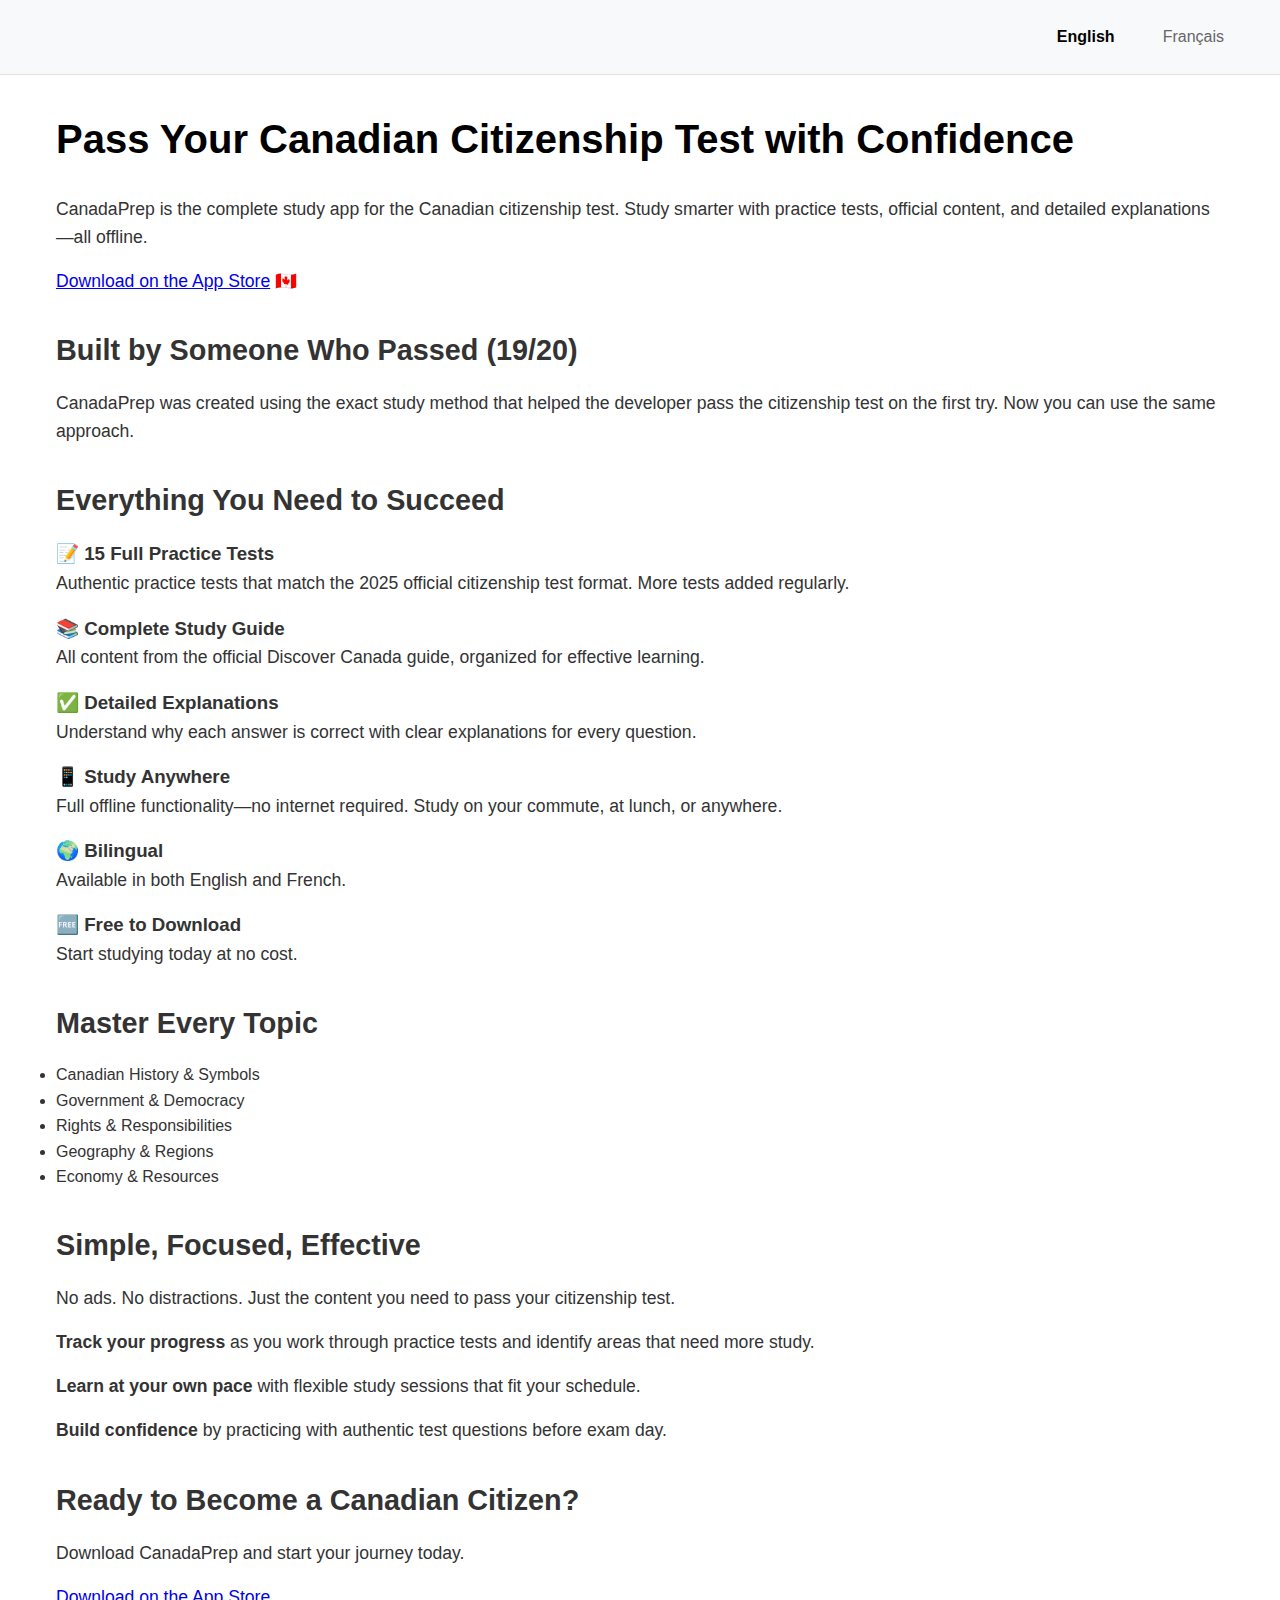
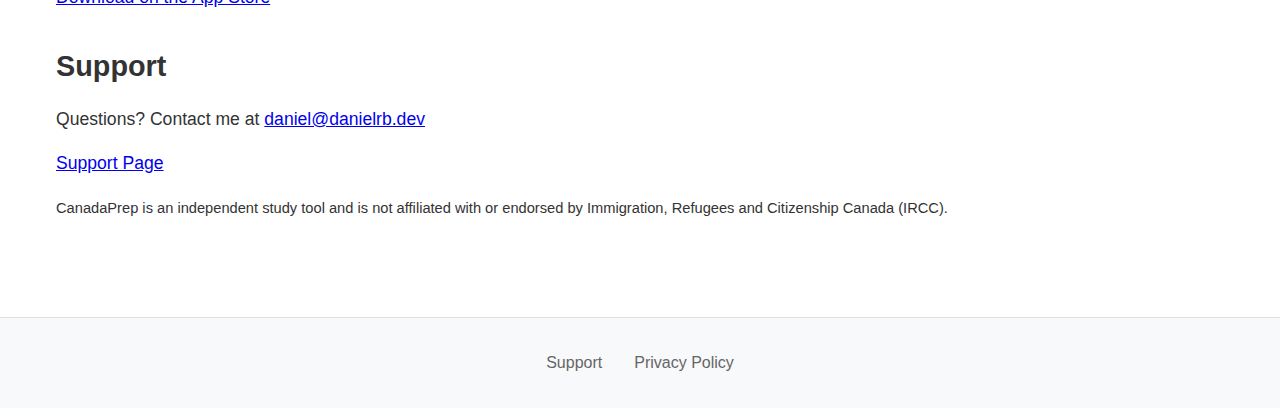
<file: index.html>
<!DOCTYPE html>
<html lang="en">
<head>
    <meta charset="UTF-8">
    <meta name="viewport" content="width=device-width, initial-scale=1.0">
    <title>CanadaPrep</title>
    <link rel="stylesheet" href="styles.css">
</head>
<body>
    <header>
        <nav class="language-nav">
            <a href="index.html" class="active">English</a>
            <a href="fr/index.html">Français</a>
        </nav>
    </header>

    <main>
        <h1>Pass Your Canadian Citizenship Test with Confidence</h1>
        <p>CanadaPrep is the complete study app for the Canadian citizenship test. Study smarter with practice tests, official content, and detailed explanations—all offline.</p>
        <p><a href="#">Download on the App Store</a> 🇨🇦</p>

        <h2>Built by Someone Who Passed (19/20)</h2>
        <p>CanadaPrep was created using the exact study method that helped the developer pass the citizenship test on the first try. Now you can use the same approach.</p>

        <h2>Everything You Need to Succeed</h2>

        <h3>📝 15 Full Practice Tests</h3>
        <p>Authentic practice tests that match the 2025 official citizenship test format. More tests added regularly.</p>

        <h3>📚 Complete Study Guide</h3>
        <p>All content from the official Discover Canada guide, organized for effective learning.</p>

        <h3>✅ Detailed Explanations</h3>
        <p>Understand why each answer is correct with clear explanations for every question.</p>

        <h3>📱 Study Anywhere</h3>
        <p>Full offline functionality—no internet required. Study on your commute, at lunch, or anywhere.</p>

        <h3>🌍 Bilingual</h3>
        <p>Available in both English and French.</p>

        <h3>🆓 Free to Download</h3>
        <p>Start studying today at no cost.</p>

        <h2>Master Every Topic</h2>
        <ul>
            <li>Canadian History & Symbols</li>
            <li>Government & Democracy</li>
            <li>Rights & Responsibilities</li>
            <li>Geography & Regions</li>
            <li>Economy & Resources</li>
        </ul>

        <h2>Simple, Focused, Effective</h2>
        <p>No ads. No distractions. Just the content you need to pass your citizenship test.</p>
        <p><strong>Track your progress</strong> as you work through practice tests and identify areas that need more study.</p>
        <p><strong>Learn at your own pace</strong> with flexible study sessions that fit your schedule.</p>
        <p><strong>Build confidence</strong> by practicing with authentic test questions before exam day.</p>

        <h2>Ready to Become a Canadian Citizen?</h2>
        <p>Download CanadaPrep and start your journey today.</p>
        <p><a href="#">Download on the App Store</a></p>

        <h2>Support</h2>
        <p>Questions? Contact me at <a href="mailto:daniel@danielrb.dev">daniel@danielrb.dev</a></p>
        <p><a href="support.html">Support Page</a></p>

        <p><small>CanadaPrep is an independent study tool and is not affiliated with or endorsed by Immigration, Refugees and Citizenship Canada (IRCC).</small></p>
    </main>

    <footer>
        <nav>
            <a href="support.html">Support</a>
            <a href="privacy.html">Privacy Policy</a>
        </nav>
    </footer>
</body>
</html>
</file>
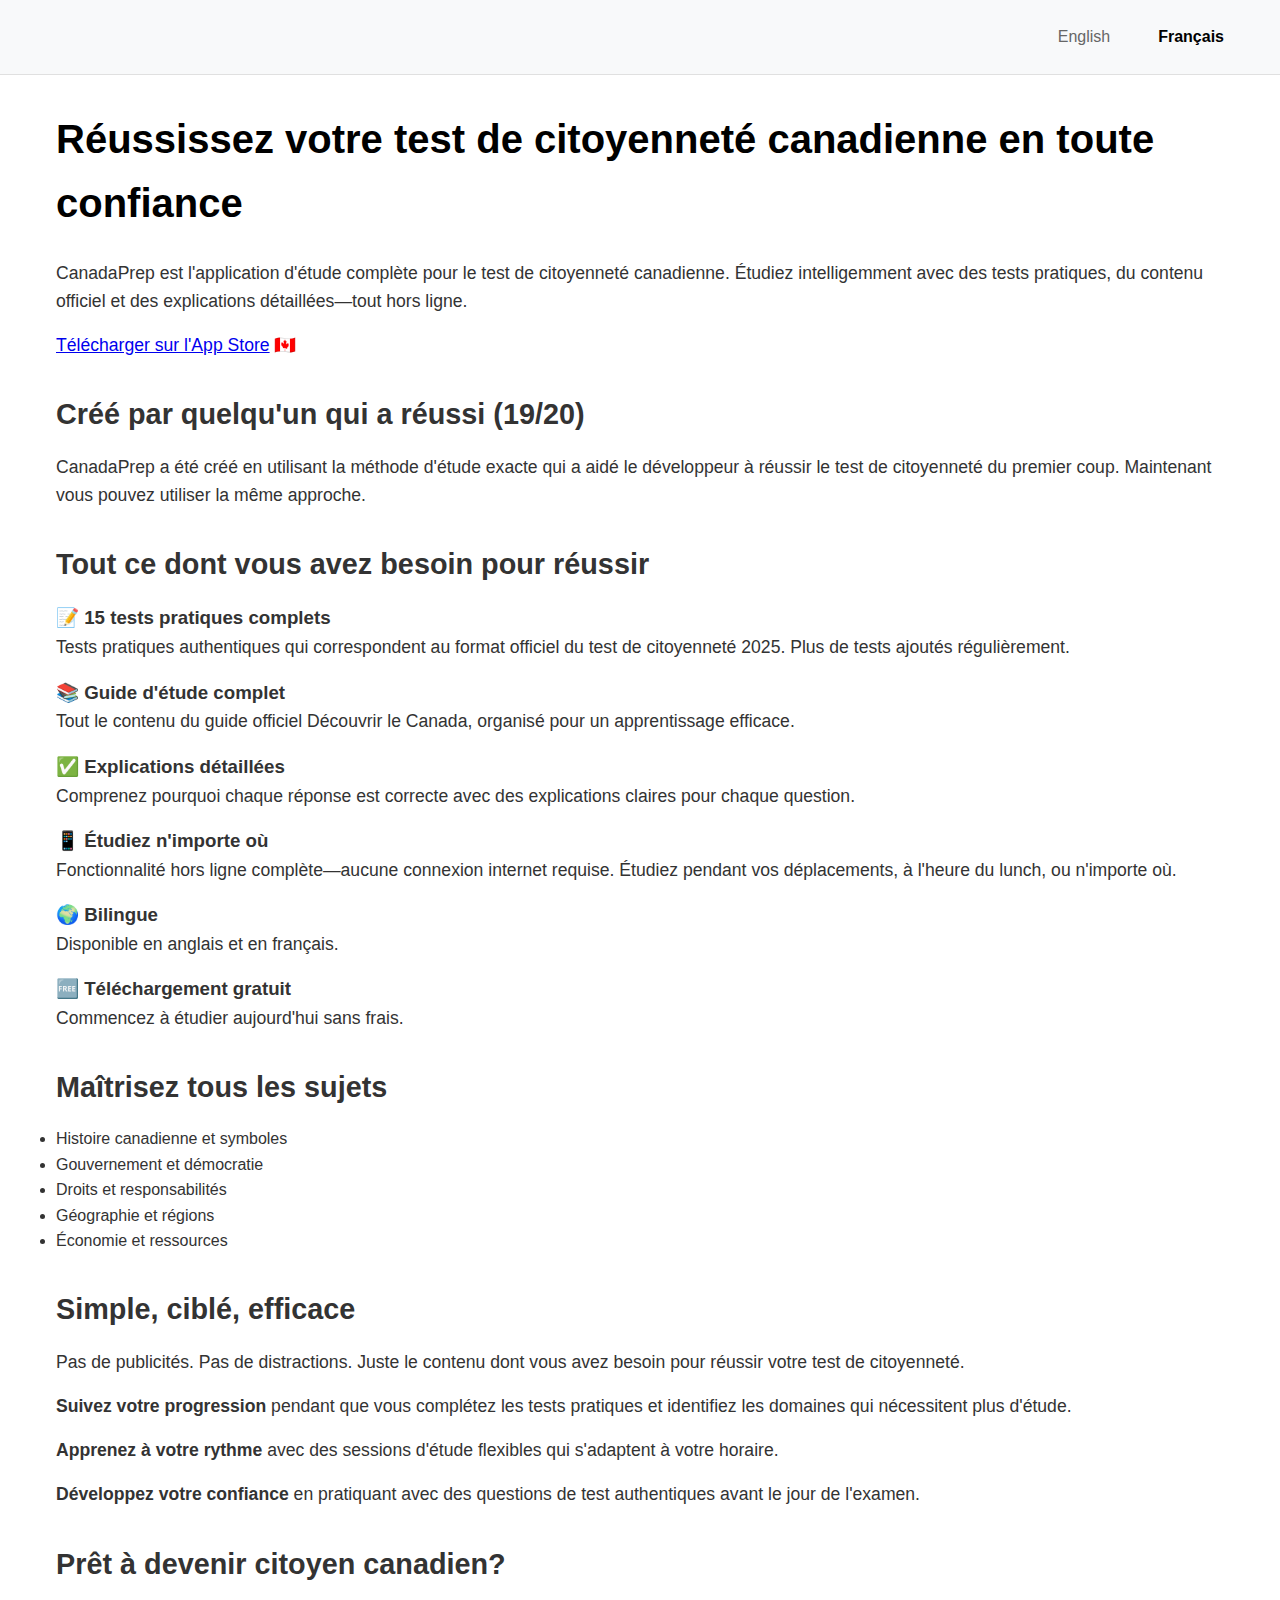
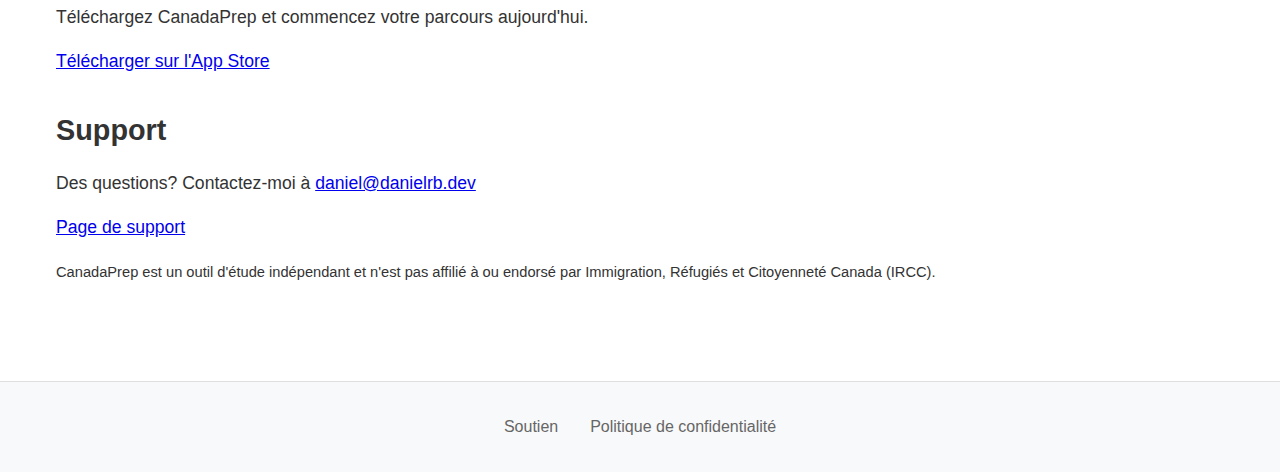
<file: fr/index.html>
<!DOCTYPE html>
<html lang="fr">
<head>
    <meta charset="UTF-8">
    <meta name="viewport" content="width=device-width, initial-scale=1.0">
    <title>CanadaPrep</title>
    <link rel="stylesheet" href="../styles.css">
</head>
<body>
    <header>
        <nav class="language-nav">
            <a href="../index.html">English</a>
            <a href="index.html" class="active">Français</a>
        </nav>
    </header>

    <main>
        <h1>Réussissez votre test de citoyenneté canadienne en toute confiance</h1>
        <p>CanadaPrep est l'application d'étude complète pour le test de citoyenneté canadienne. Étudiez intelligemment avec des tests pratiques, du contenu officiel et des explications détaillées—tout hors ligne.</p>
        <p><a href="#">Télécharger sur l'App Store</a> 🇨🇦</p>

        <h2>Créé par quelqu'un qui a réussi (19/20)</h2>
        <p>CanadaPrep a été créé en utilisant la méthode d'étude exacte qui a aidé le développeur à réussir le test de citoyenneté du premier coup. Maintenant vous pouvez utiliser la même approche.</p>

        <h2>Tout ce dont vous avez besoin pour réussir</h2>

        <h3>📝 15 tests pratiques complets</h3>
        <p>Tests pratiques authentiques qui correspondent au format officiel du test de citoyenneté 2025. Plus de tests ajoutés régulièrement.</p>

        <h3>📚 Guide d'étude complet</h3>
        <p>Tout le contenu du guide officiel Découvrir le Canada, organisé pour un apprentissage efficace.</p>

        <h3>✅ Explications détaillées</h3>
        <p>Comprenez pourquoi chaque réponse est correcte avec des explications claires pour chaque question.</p>

        <h3>📱 Étudiez n'importe où</h3>
        <p>Fonctionnalité hors ligne complète—aucune connexion internet requise. Étudiez pendant vos déplacements, à l'heure du lunch, ou n'importe où.</p>

        <h3>🌍 Bilingue</h3>
        <p>Disponible en anglais et en français.</p>

        <h3>🆓 Téléchargement gratuit</h3>
        <p>Commencez à étudier aujourd'hui sans frais.</p>

        <h2>Maîtrisez tous les sujets</h2>
        <ul>
            <li>Histoire canadienne et symboles</li>
            <li>Gouvernement et démocratie</li>
            <li>Droits et responsabilités</li>
            <li>Géographie et régions</li>
            <li>Économie et ressources</li>
        </ul>

        <h2>Simple, ciblé, efficace</h2>
        <p>Pas de publicités. Pas de distractions. Juste le contenu dont vous avez besoin pour réussir votre test de citoyenneté.</p>
        <p><strong>Suivez votre progression</strong> pendant que vous complétez les tests pratiques et identifiez les domaines qui nécessitent plus d'étude.</p>
        <p><strong>Apprenez à votre rythme</strong> avec des sessions d'étude flexibles qui s'adaptent à votre horaire.</p>
        <p><strong>Développez votre confiance</strong> en pratiquant avec des questions de test authentiques avant le jour de l'examen.</p>

        <h2>Prêt à devenir citoyen canadien?</h2>
        <p>Téléchargez CanadaPrep et commencez votre parcours aujourd'hui.</p>
        <p><a href="#">Télécharger sur l'App Store</a></p>

        <h2>Support</h2>
        <p>Des questions? Contactez-moi à <a href="mailto:daniel@danielrb.dev">daniel@danielrb.dev</a></p>
        <p><a href="support.html">Page de support</a></p>

        <p><small>CanadaPrep est un outil d'étude indépendant et n'est pas affilié à ou endorsé par Immigration, Réfugiés et Citoyenneté Canada (IRCC).</small></p>
    </main>

    <footer>
        <nav>
            <a href="support.html">Soutien</a>
            <a href="privacy.html">Politique de confidentialité</a>
        </nav>
    </footer>
</body>
</html>
</file>
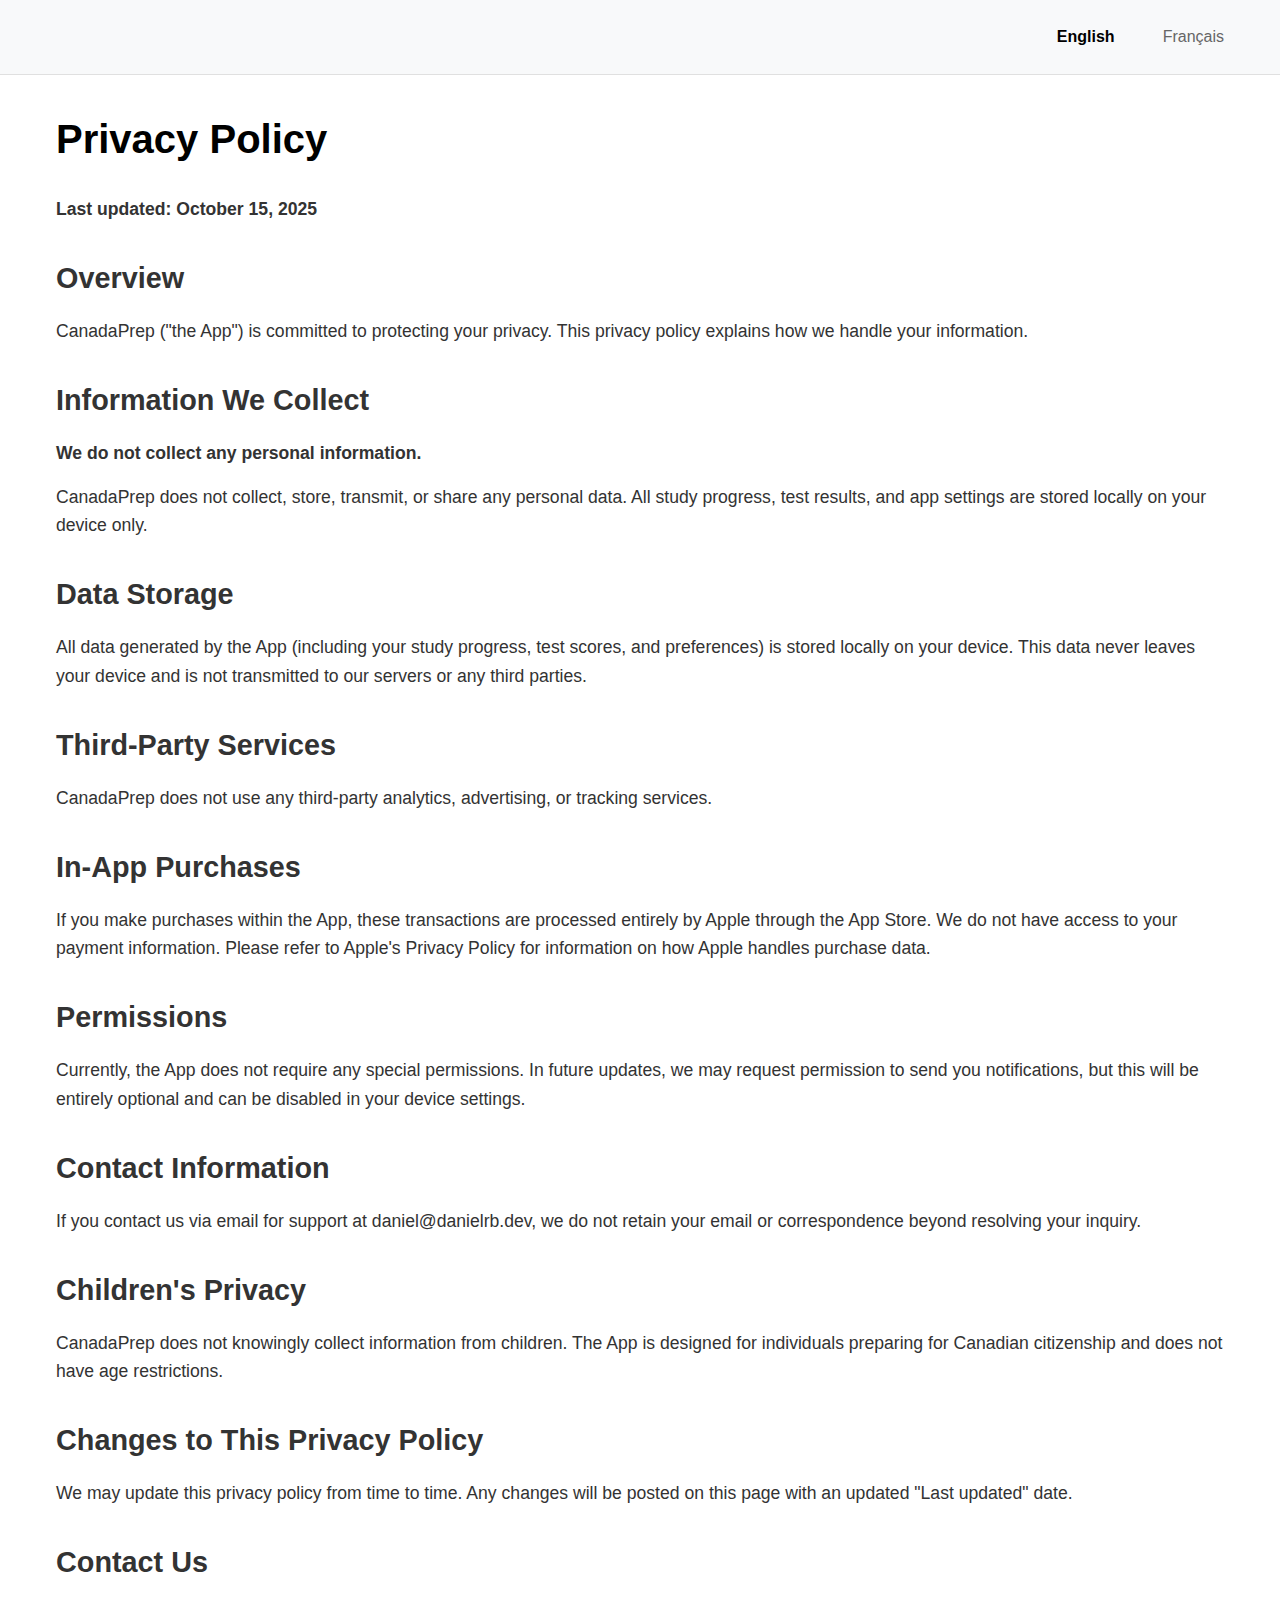
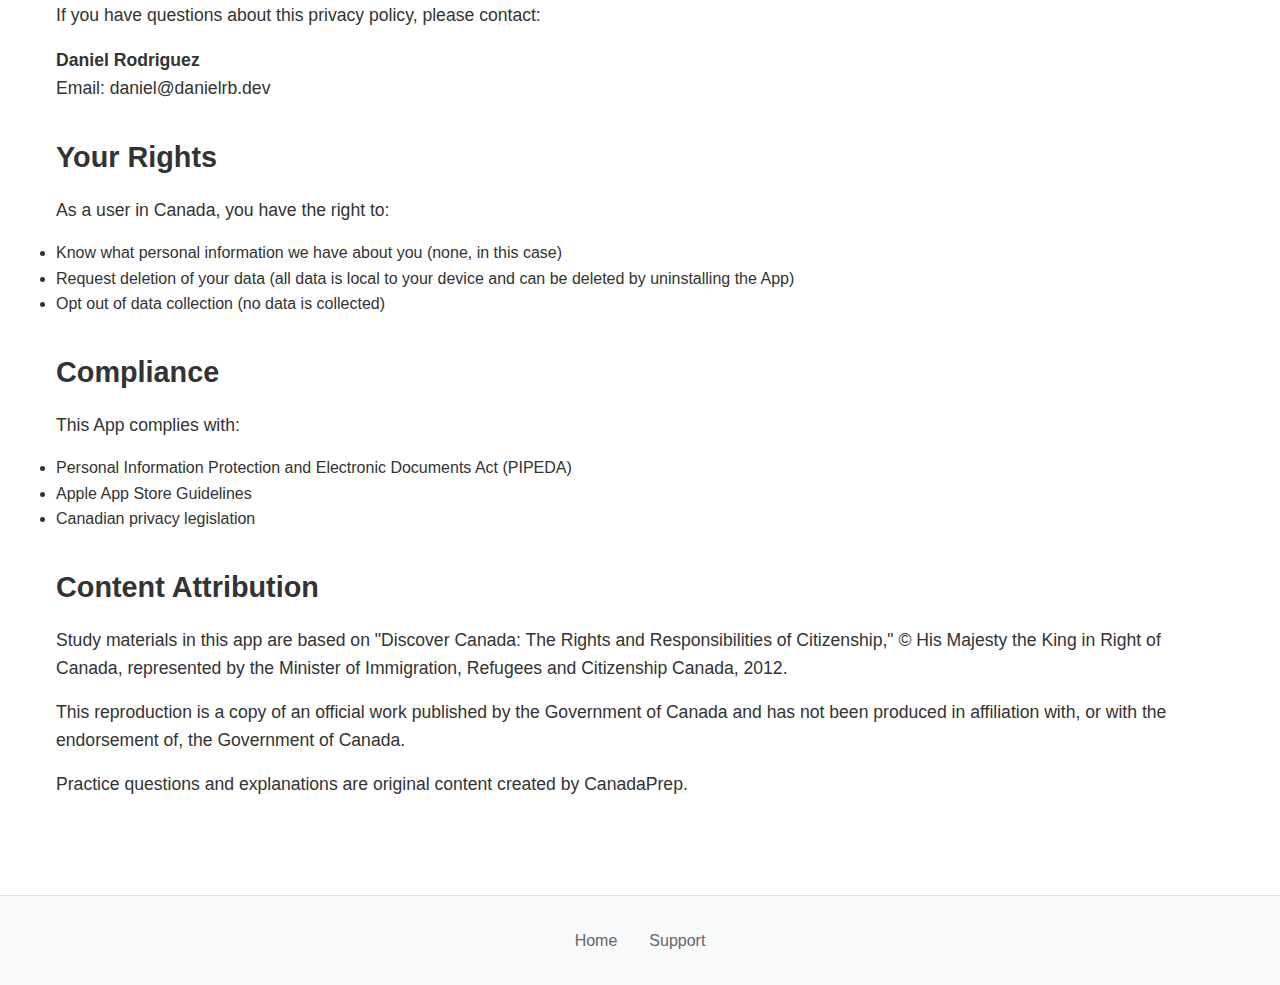
<file: privacy.html>
<!DOCTYPE html>
<html lang="en">
<head>
    <meta charset="UTF-8">
    <meta name="viewport" content="width=device-width, initial-scale=1.0">
    <title>Privacy Policy - CanadaPrep</title>
    <link rel="stylesheet" href="styles.css">
</head>
<body>
    <header>
        <nav class="language-nav">
            <a href="index.html" class="active">English</a>
            <a href="fr/privacy.html">Français</a>
        </nav>
    </header>

    <main>
        <h1>Privacy Policy</h1>
        <p><strong>Last updated: October 15, 2025</strong></p>

        <h2>Overview</h2>
        <p>CanadaPrep ("the App") is committed to protecting your privacy. This privacy policy explains how we handle your information.</p>

        <h2>Information We Collect</h2>
        <p><strong>We do not collect any personal information.</strong></p>
        <p>CanadaPrep does not collect, store, transmit, or share any personal data. All study progress, test results, and app settings are stored locally on your device only.</p>

        <h2>Data Storage</h2>
        <p>All data generated by the App (including your study progress, test scores, and preferences) is stored locally on your device. This data never leaves your device and is not transmitted to our servers or any third parties.</p>

        <h2>Third-Party Services</h2>
        <p>CanadaPrep does not use any third-party analytics, advertising, or tracking services.</p>

        <h2>In-App Purchases</h2>
        <p>If you make purchases within the App, these transactions are processed entirely by Apple through the App Store. We do not have access to your payment information. Please refer to Apple's Privacy Policy for information on how Apple handles purchase data.</p>

        <h2>Permissions</h2>
        <p>Currently, the App does not require any special permissions. In future updates, we may request permission to send you notifications, but this will be entirely optional and can be disabled in your device settings.</p>

        <h2>Contact Information</h2>
        <p>If you contact us via email for support at daniel@danielrb.dev, we do not retain your email or correspondence beyond resolving your inquiry.</p>

        <h2>Children's Privacy</h2>
        <p>CanadaPrep does not knowingly collect information from children. The App is designed for individuals preparing for Canadian citizenship and does not have age restrictions.</p>

        <h2>Changes to This Privacy Policy</h2>
        <p>We may update this privacy policy from time to time. Any changes will be posted on this page with an updated "Last updated" date.</p>

        <h2>Contact Us</h2>
        <p>If you have questions about this privacy policy, please contact:</p>
        <p><strong>Daniel Rodriguez</strong><br>
        Email: daniel@danielrb.dev</p>

        <h2>Your Rights</h2>
        <p>As a user in Canada, you have the right to:</p>
        <ul>
            <li>Know what personal information we have about you (none, in this case)</li>
            <li>Request deletion of your data (all data is local to your device and can be deleted by uninstalling the App)</li>
            <li>Opt out of data collection (no data is collected)</li>
        </ul>

        <h2>Compliance</h2>
        <p>This App complies with:</p>
        <ul>
            <li>Personal Information Protection and Electronic Documents Act (PIPEDA)</li>
            <li>Apple App Store Guidelines</li>
            <li>Canadian privacy legislation</li>
        </ul>

        <h2>Content Attribution</h2>
        <p>Study materials in this app are based on "Discover Canada: The Rights and Responsibilities of Citizenship," © His Majesty the King in Right of Canada, represented by the Minister of Immigration, Refugees and Citizenship Canada, 2012.</p>
        <p>This reproduction is a copy of an official work published by the Government of Canada and has not been produced in affiliation with, or with the endorsement of, the Government of Canada.</p>
        <p>Practice questions and explanations are original content created by CanadaPrep.</p>
    </main>

    <footer>
        <nav>
            <a href="index.html">Home</a>
            <a href="support.html">Support</a>
        </nav>
    </footer>
</body>
</html>
</file>
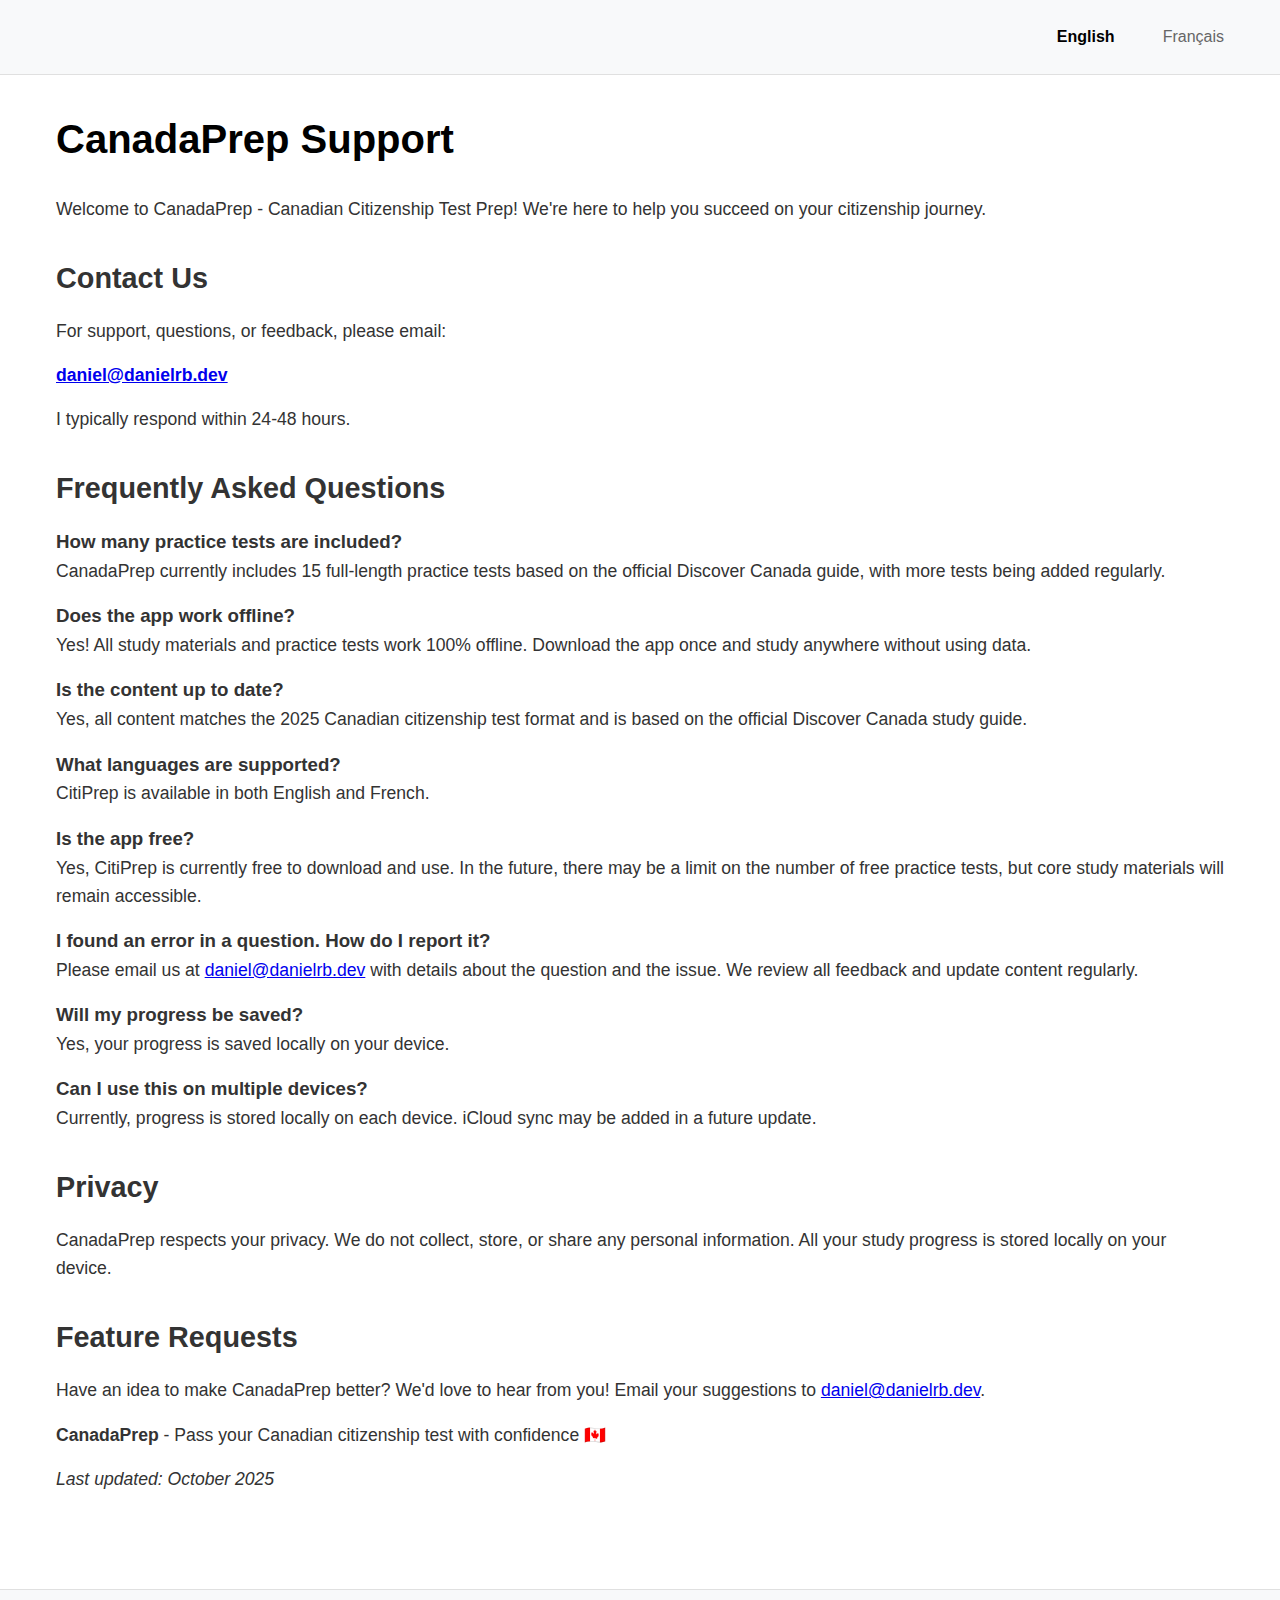
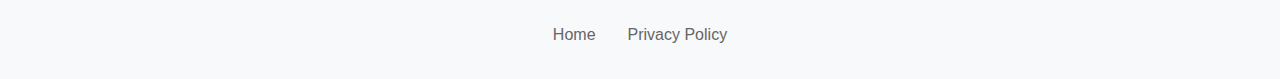
<file: support.html>
<!DOCTYPE html>
<html lang="en">
<head>
    <meta charset="UTF-8">
    <meta name="viewport" content="width=device-width, initial-scale=1.0">
    <title>Support - CanadaPrep</title>
    <link rel="stylesheet" href="styles.css">
</head>
<body>
    <header>
        <nav class="language-nav">
            <a href="index.html" class="active">English</a>
            <a href="fr/support.html">Français</a>
        </nav>
    </header>

    <main>
        <h1>CanadaPrep Support</h1>
        <p>Welcome to CanadaPrep - Canadian Citizenship Test Prep! We're here to help you succeed on your citizenship journey.</p>

        <h2>Contact Us</h2>
        <p>For support, questions, or feedback, please email:</p>
        <p><strong><a href="mailto:daniel@danielrb.dev">daniel@danielrb.dev</a></strong></p>
        <p>I typically respond within 24-48 hours.</p>

        <h2>Frequently Asked Questions</h2>

        <h3>How many practice tests are included?</h3>
        <p>CanadaPrep currently includes 15 full-length practice tests based on the official Discover Canada guide, with more tests being added regularly.</p>

        <h3>Does the app work offline?</h3>
        <p>Yes! All study materials and practice tests work 100% offline. Download the app once and study anywhere without using data.</p>

        <h3>Is the content up to date?</h3>
        <p>Yes, all content matches the 2025 Canadian citizenship test format and is based on the official Discover Canada study guide.</p>

        <h3>What languages are supported?</h3>
        <p>CitiPrep is available in both English and French.</p>

        <h3>Is the app free?</h3>
        <p>Yes, CitiPrep is currently free to download and use. In the future, there may be a limit on the number of free practice tests, but core study materials will remain accessible.</p>

        <h3>I found an error in a question. How do I report it?</h3>
        <p>Please email us at <a href="mailto:daniel@danielrb.dev">daniel@danielrb.dev</a> with details about the question and the issue. We review all feedback and update content regularly.</p>

        <h3>Will my progress be saved?</h3>
        <p>Yes, your progress is saved locally on your device.</p>

        <h3>Can I use this on multiple devices?</h3>
        <p>Currently, progress is stored locally on each device. iCloud sync may be added in a future update.</p>

        <h2>Privacy</h2>
        <p>CanadaPrep respects your privacy. We do not collect, store, or share any personal information. All your study progress is stored locally on your device.</p>

        <h2>Feature Requests</h2>
        <p>Have an idea to make CanadaPrep better? We'd love to hear from you! Email your suggestions to <a href="mailto:daniel@danielrb.dev">daniel@danielrb.dev</a>.</p>

        <p><strong>CanadaPrep</strong> - Pass your Canadian citizenship test with confidence 🇨🇦</p>
        <p><em>Last updated: October 2025</em></p>
    </main>

    <footer>
        <nav>
            <a href="index.html">Home</a>
            <a href="privacy.html">Privacy Policy</a>
        </nav>
    </footer>
</body>
</html>
</file>
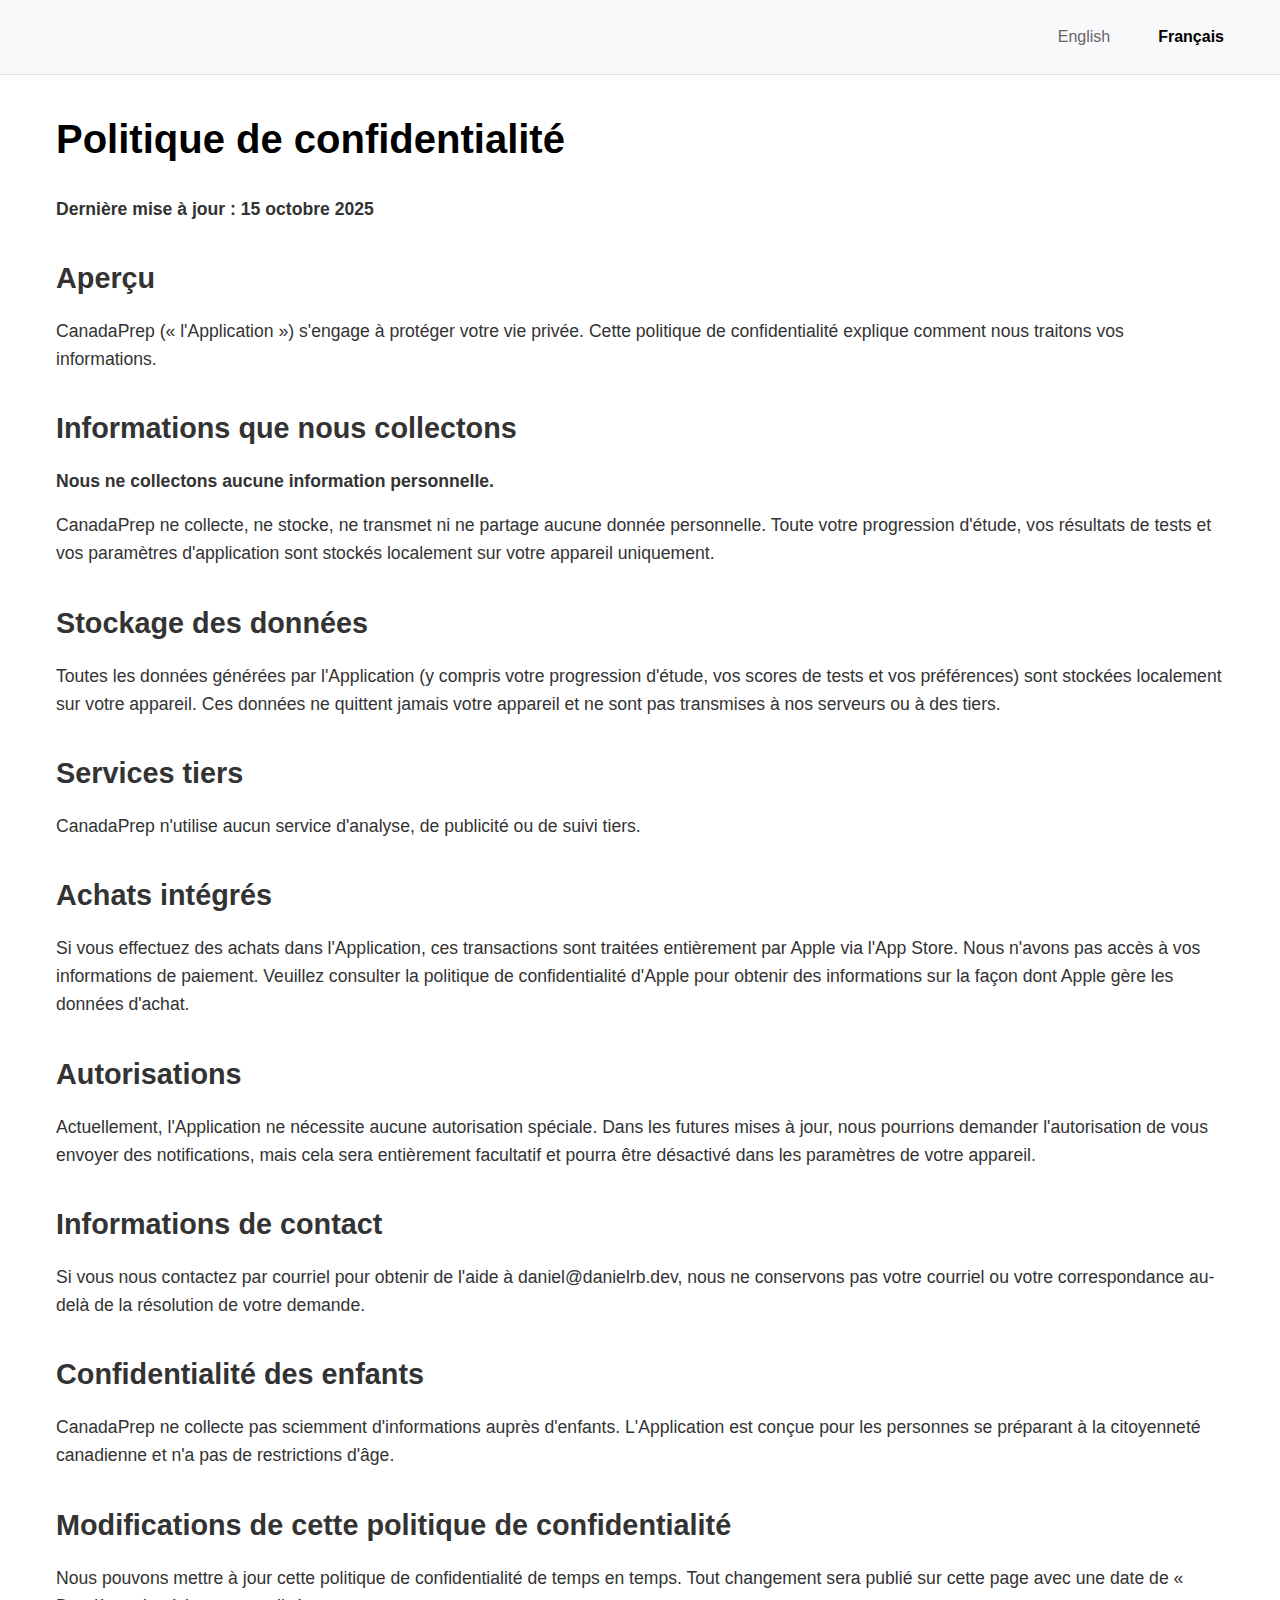
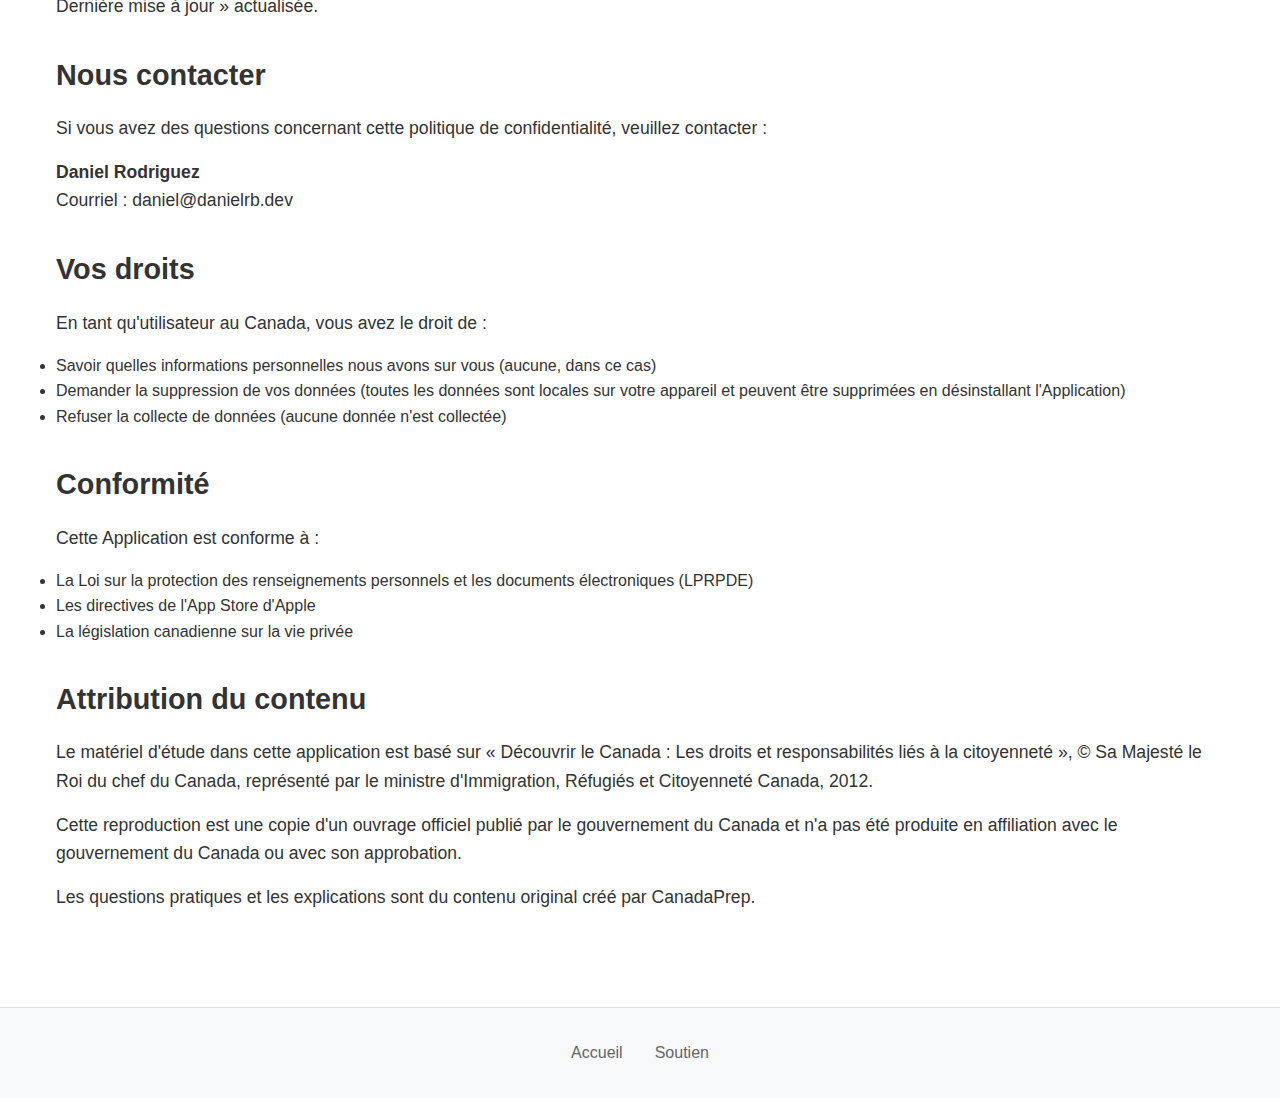
<file: fr/privacy.html>
<!DOCTYPE html>
<html lang="fr">
<head>
    <meta charset="UTF-8">
    <meta name="viewport" content="width=device-width, initial-scale=1.0">
    <title>Politique de confidentialité - CanadaPrep</title>
    <link rel="stylesheet" href="../styles.css">
</head>
<body>
    <header>
        <nav class="language-nav">
            <a href="../privacy.html">English</a>
            <a href="privacy.html" class="active">Français</a>
        </nav>
    </header>

    <main>
        <h1>Politique de confidentialité</h1>
        <p><strong>Dernière mise à jour : 15 octobre 2025</strong></p>

        <h2>Aperçu</h2>
        <p>CanadaPrep (« l'Application ») s'engage à protéger votre vie privée. Cette politique de confidentialité explique comment nous traitons vos informations.</p>

        <h2>Informations que nous collectons</h2>
        <p><strong>Nous ne collectons aucune information personnelle.</strong></p>
        <p>CanadaPrep ne collecte, ne stocke, ne transmet ni ne partage aucune donnée personnelle. Toute votre progression d'étude, vos résultats de tests et vos paramètres d'application sont stockés localement sur votre appareil uniquement.</p>

        <h2>Stockage des données</h2>
        <p>Toutes les données générées par l'Application (y compris votre progression d'étude, vos scores de tests et vos préférences) sont stockées localement sur votre appareil. Ces données ne quittent jamais votre appareil et ne sont pas transmises à nos serveurs ou à des tiers.</p>

        <h2>Services tiers</h2>
        <p>CanadaPrep n'utilise aucun service d'analyse, de publicité ou de suivi tiers.</p>

        <h2>Achats intégrés</h2>
        <p>Si vous effectuez des achats dans l'Application, ces transactions sont traitées entièrement par Apple via l'App Store. Nous n'avons pas accès à vos informations de paiement. Veuillez consulter la politique de confidentialité d'Apple pour obtenir des informations sur la façon dont Apple gère les données d'achat.</p>

        <h2>Autorisations</h2>
        <p>Actuellement, l'Application ne nécessite aucune autorisation spéciale. Dans les futures mises à jour, nous pourrions demander l'autorisation de vous envoyer des notifications, mais cela sera entièrement facultatif et pourra être désactivé dans les paramètres de votre appareil.</p>

        <h2>Informations de contact</h2>
        <p>Si vous nous contactez par courriel pour obtenir de l'aide à daniel@danielrb.dev, nous ne conservons pas votre courriel ou votre correspondance au-delà de la résolution de votre demande.</p>

        <h2>Confidentialité des enfants</h2>
        <p>CanadaPrep ne collecte pas sciemment d'informations auprès d'enfants. L'Application est conçue pour les personnes se préparant à la citoyenneté canadienne et n'a pas de restrictions d'âge.</p>

        <h2>Modifications de cette politique de confidentialité</h2>
        <p>Nous pouvons mettre à jour cette politique de confidentialité de temps en temps. Tout changement sera publié sur cette page avec une date de « Dernière mise à jour » actualisée.</p>

        <h2>Nous contacter</h2>
        <p>Si vous avez des questions concernant cette politique de confidentialité, veuillez contacter :</p>
        <p><strong>Daniel Rodriguez</strong><br>
        Courriel : daniel@danielrb.dev</p>

        <h2>Vos droits</h2>
        <p>En tant qu'utilisateur au Canada, vous avez le droit de :</p>
        <ul>
            <li>Savoir quelles informations personnelles nous avons sur vous (aucune, dans ce cas)</li>
            <li>Demander la suppression de vos données (toutes les données sont locales sur votre appareil et peuvent être supprimées en désinstallant l'Application)</li>
            <li>Refuser la collecte de données (aucune donnée n'est collectée)</li>
        </ul>

        <h2>Conformité</h2>
        <p>Cette Application est conforme à :</p>
        <ul>
            <li>La Loi sur la protection des renseignements personnels et les documents électroniques (LPRPDE)</li>
            <li>Les directives de l'App Store d'Apple</li>
            <li>La législation canadienne sur la vie privée</li>
        </ul>

        <h2>Attribution du contenu</h2>
        <p>Le matériel d'étude dans cette application est basé sur « Découvrir le Canada : Les droits et responsabilités liés à la citoyenneté », © Sa Majesté le Roi du chef du Canada, représenté par le ministre d'Immigration, Réfugiés et Citoyenneté Canada, 2012.</p>
        <p>Cette reproduction est une copie d'un ouvrage officiel publié par le gouvernement du Canada et n'a pas été produite en affiliation avec le gouvernement du Canada ou avec son approbation.</p>
        <p>Les questions pratiques et les explications sont du contenu original créé par CanadaPrep.</p>
    </main>

    <footer>
        <nav>
            <a href="index.html">Accueil</a>
            <a href="support.html">Soutien</a>
        </nav>
    </footer>
</body>
</html>
</file>
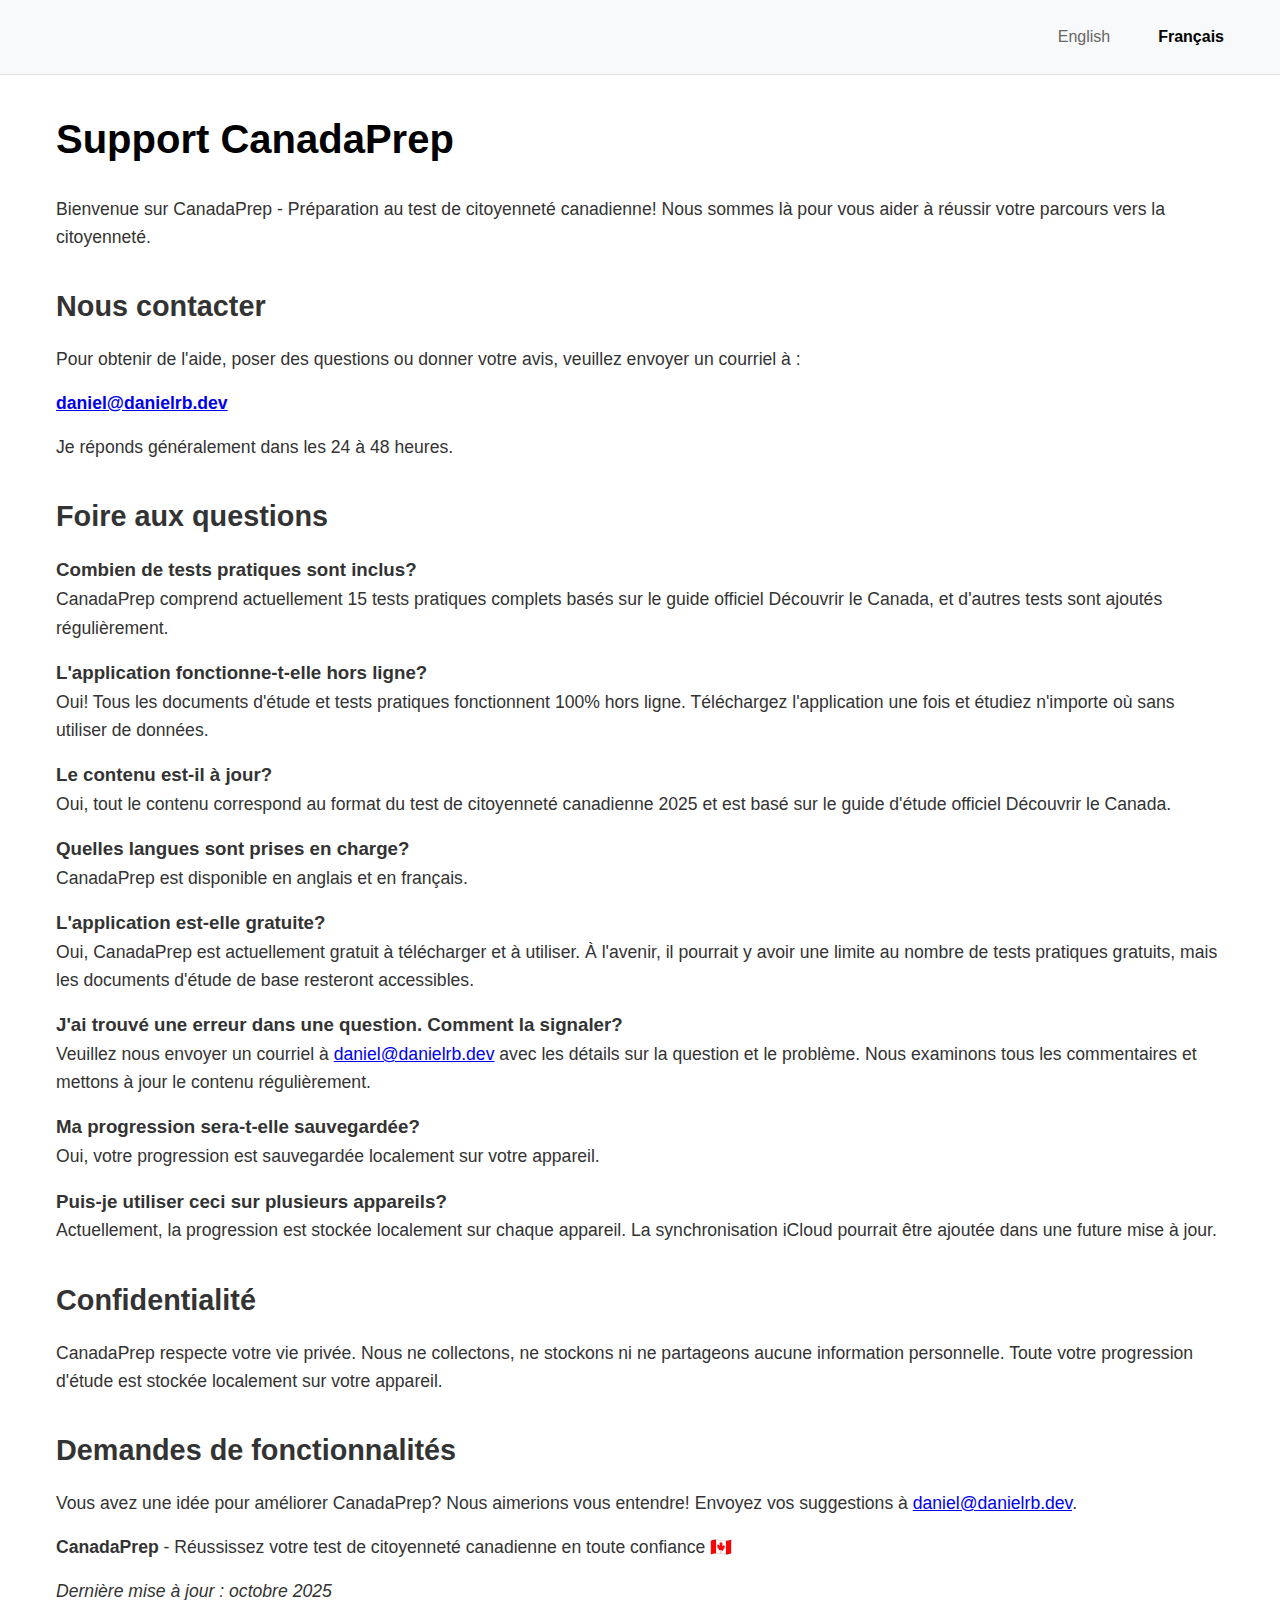
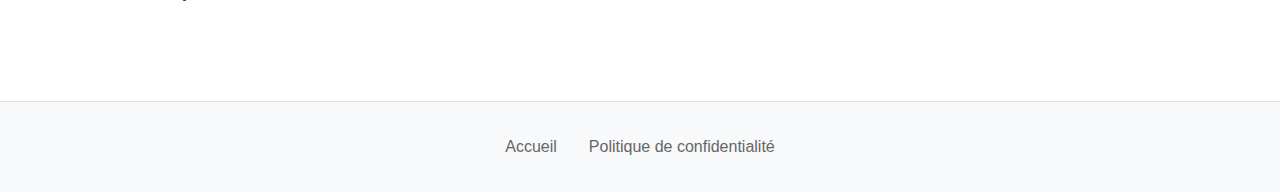
<file: fr/support.html>
<!DOCTYPE html>
<html lang="fr">
<head>
    <meta charset="UTF-8">
    <meta name="viewport" content="width=device-width, initial-scale=1.0">
    <title>Soutien - CanadaPrep</title>
    <link rel="stylesheet" href="../styles.css">
</head>
<body>
    <header>
        <nav class="language-nav">
            <a href="../support.html">English</a>
            <a href="support.html" class="active">Français</a>
        </nav>
    </header>

    <main>
        <h1>Support CanadaPrep</h1>
        <p>Bienvenue sur CanadaPrep - Préparation au test de citoyenneté canadienne! Nous sommes là pour vous aider à réussir votre parcours vers la citoyenneté.</p>

        <h2>Nous contacter</h2>
        <p>Pour obtenir de l'aide, poser des questions ou donner votre avis, veuillez envoyer un courriel à :</p>
        <p><strong><a href="mailto:daniel@danielrb.dev">daniel@danielrb.dev</a></strong></p>
        <p>Je réponds généralement dans les 24 à 48 heures.</p>

        <h2>Foire aux questions</h2>

        <h3>Combien de tests pratiques sont inclus?</h3>
        <p>CanadaPrep comprend actuellement 15 tests pratiques complets basés sur le guide officiel Découvrir le Canada, et d'autres tests sont ajoutés régulièrement.</p>

        <h3>L'application fonctionne-t-elle hors ligne?</h3>
        <p>Oui! Tous les documents d'étude et tests pratiques fonctionnent 100% hors ligne. Téléchargez l'application une fois et étudiez n'importe où sans utiliser de données.</p>

        <h3>Le contenu est-il à jour?</h3>
        <p>Oui, tout le contenu correspond au format du test de citoyenneté canadienne 2025 et est basé sur le guide d'étude officiel Découvrir le Canada.</p>

        <h3>Quelles langues sont prises en charge?</h3>
        <p>CanadaPrep est disponible en anglais et en français.</p>

        <h3>L'application est-elle gratuite?</h3>
        <p>Oui, CanadaPrep est actuellement gratuit à télécharger et à utiliser. À l'avenir, il pourrait y avoir une limite au nombre de tests pratiques gratuits, mais les documents d'étude de base resteront accessibles.</p>

        <h3>J'ai trouvé une erreur dans une question. Comment la signaler?</h3>
        <p>Veuillez nous envoyer un courriel à <a href="mailto:daniel@danielrb.dev">daniel@danielrb.dev</a> avec les détails sur la question et le problème. Nous examinons tous les commentaires et mettons à jour le contenu régulièrement.</p>

        <h3>Ma progression sera-t-elle sauvegardée?</h3>
        <p>Oui, votre progression est sauvegardée localement sur votre appareil.</p>

        <h3>Puis-je utiliser ceci sur plusieurs appareils?</h3>
        <p>Actuellement, la progression est stockée localement sur chaque appareil. La synchronisation iCloud pourrait être ajoutée dans une future mise à jour.</p>

        <h2>Confidentialité</h2>
        <p>CanadaPrep respecte votre vie privée. Nous ne collectons, ne stockons ni ne partageons aucune information personnelle. Toute votre progression d'étude est stockée localement sur votre appareil.</p>

        <h2>Demandes de fonctionnalités</h2>
        <p>Vous avez une idée pour améliorer CanadaPrep? Nous aimerions vous entendre! Envoyez vos suggestions à <a href="mailto:daniel@danielrb.dev">daniel@danielrb.dev</a>.</p>

        <p><strong>CanadaPrep</strong> - Réussissez votre test de citoyenneté canadienne en toute confiance 🇨🇦</p>
        <p><em>Dernière mise à jour : octobre 2025</em></p>
    </main>

    <footer>
        <nav>
            <a href="index.html">Accueil</a>
            <a href="privacy.html">Politique de confidentialité</a>
        </nav>
    </footer>
</body>
</html>
</file>
<file: styles.css>
/* Reset and Base Styles */
* {
    margin: 0;
    padding: 0;
    box-sizing: border-box;
}

body {
    font-family: -apple-system, BlinkMacSystemFont, 'Segoe UI', Roboto, Oxygen, Ubuntu, Cantarell, sans-serif;
    line-height: 1.6;
    color: #333;
    background-color: #fff;
    padding: 0;
    margin: 0;
}

/* Header and Navigation */
header {
    background-color: #f8f9fa;
    padding: 1rem;
    border-bottom: 1px solid #e0e0e0;
}

.language-nav {
    display: flex;
    justify-content: flex-end;
    gap: 1rem;
    max-width: 1200px;
    margin: 0 auto;
}

.language-nav a {
    color: #666;
    text-decoration: none;
    padding: 0.5rem 1rem;
    border-radius: 4px;
    transition: background-color 0.2s;
}

.language-nav a:hover {
    background-color: #e0e0e0;
}

.language-nav a.active {
    color: #000;
    font-weight: 600;
}

/* Main Content */
main {
    max-width: 1200px;
    margin: 0 auto;
    padding: 2rem 1rem;
    min-height: calc(100vh - 200px);
}

main h1 {
    font-size: 2.5rem;
    margin-bottom: 1.5rem;
    color: #000;
}

main h2 {
    font-size: 1.8rem;
    margin-top: 2rem;
    margin-bottom: 1rem;
    color: #333;
}

main p {
    margin-bottom: 1rem;
    font-size: 1.1rem;
}

/* Footer */
footer {
    background-color: #f8f9fa;
    padding: 2rem 1rem;
    border-top: 1px solid #e0e0e0;
    margin-top: 3rem;
}

footer nav {
    max-width: 1200px;
    margin: 0 auto;
    display: flex;
    gap: 2rem;
    justify-content: center;
}

footer a {
    color: #666;
    text-decoration: none;
    transition: color 0.2s;
}

footer a:hover {
    color: #000;
}

/* Mobile Responsive */
@media (max-width: 768px) {
    main h1 {
        font-size: 2rem;
    }

    main h2 {
        font-size: 1.5rem;
    }

    footer nav {
        flex-direction: column;
        align-items: center;
        gap: 1rem;
    }
}
</file>
